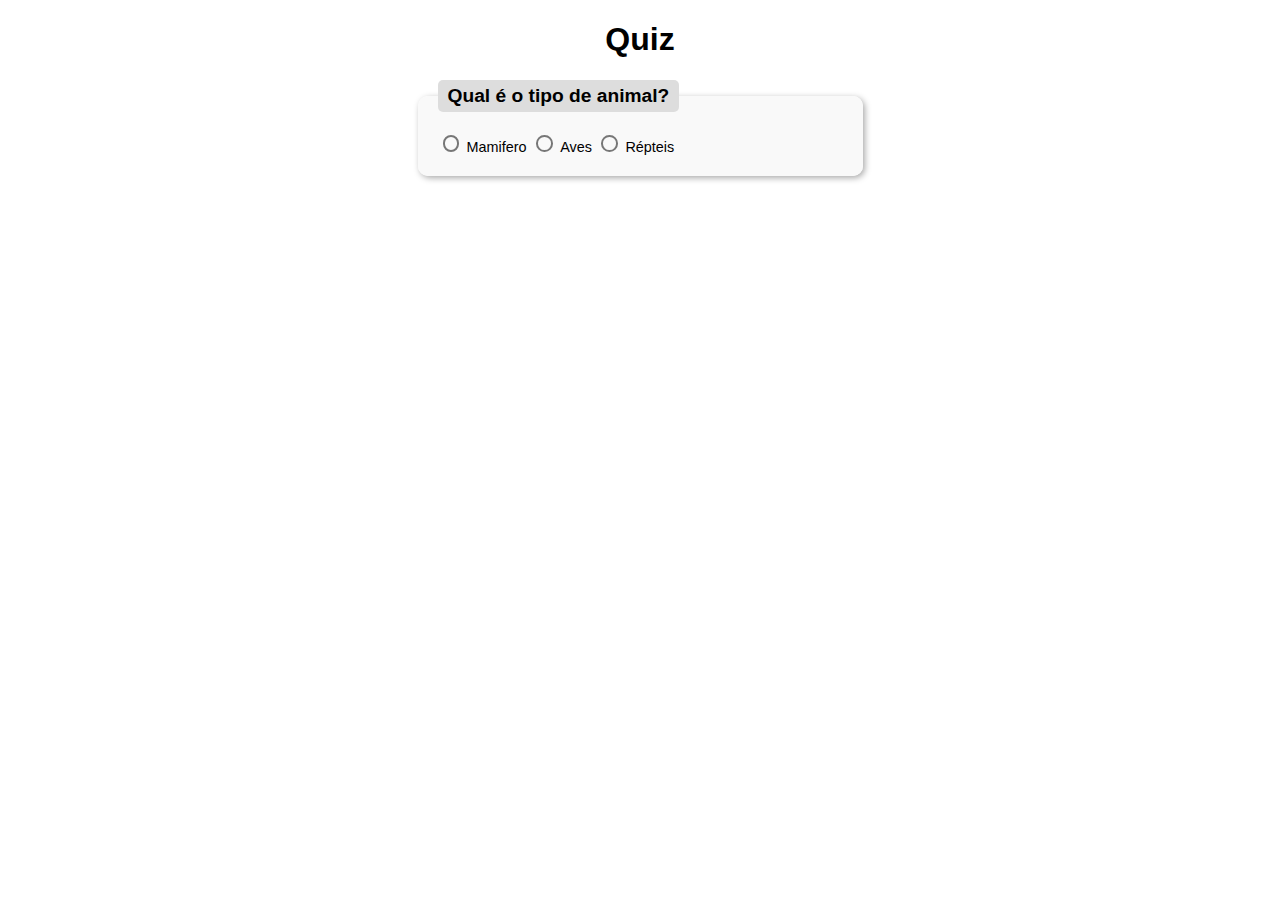
<file: pages/animais-categoria/index.html>
<!DOCTYPE html>
<html lang="en">
<head>
    <meta charset="UTF-8">
    <meta name="viewport" content="width=device-width, initial-scale=1.0">
    <title>Deep</title>
    <script src="./index.js"></script>
    <link rel="stylesheet" href="style.css">
</head>
<body>
    <h1>Quiz</h1>
    <div class="allquiz" style="height: 60px; width: 450px;">
        <fieldset id="tipA">
            <legend> Qual é o tipo de animal?</legend>
        <div>
            <input type="radio" value="" id="Mamifero" name="typeAnimal" >
            <label for="Mamifero">Mamifero</label>
            <input type="radio" value="" id="Aves" name="typeAnimal" >
            <label for="Aves">Aves</label>
            <input type="radio" value="" id="Repteis" name="typeAnimal" >
            <label for="Repteis">Répteis</label>
        </div>
        </fieldset><br>
        <fieldset id="CAnimal" style="display: none;">
            <legend>Qual é a categoria do animal?</legend>
            <div>
                <input type="radio" value="" id="quadrupedes" name="typeAnimal1" >
                <label for="quadrupedes">Quadrúpedes</label>
                <input type="radio" value="" id="bipedes" name="typeAnimal1" >
                <label for="bipedes">Bípedes</label>
                <input type="radio" value="" id="voadores" name="typeAnimal1" >
                <label for="voadores">Voadores</label>
                <input type="radio" value="" id="aquaticos" name="typeAnimal1" >
                <label for="aquaticos">Aquáticos</label><!--A-->
            </div>
        </fieldset>
        <fieldset id="CAnimal2" style="display: none;">
            <legend>Qual é a categoria do animal?</legend>
            <div>
                <input type="radio" value="" id="nvoadores" name="typeAnimal1" >
                <label for="nvoadores">Não Voadores</label>
                <input type="radio" value="" id="Nadadoras" name="typeAnimal1" >
                <label for="Nadadoras">Nadadoras</label>
                <input type="radio" value="" id="Rapina" name="typeAnimal1" >
                <label for="Rapina">De Rapina</label>
            </div>
        </fieldset>
        <fieldset id="CAnimal3" style="display: none;">
            <legend>Qual é a categoria do animal?</legend>
            <div>
                <input type="radio" value="" id="cCasco" name="typeAnimal2" >
                <label for="cCasco">Com Casco</label>
                <input type="radio" value="" id="carnivoros" name="typeAnimal2" >
                <label for="carnivoros">Carnívoros</label>
                <input type="radio" value="" id="spatas" name="typeAnimal2" >
                <label for="spatas">Sem Patas</label>
            </div>
        </fieldset>
        <fieldset id="TypeAnimal" style="display: none;">
            <legend>Qual é a tipo do animal?</legend>
            <div>
                <input type="radio" value="" id="carniv" name="typeAnimal4" >
                <label for="carniv">Carnivoros</label>
                <input type="radio" value="" id="herb" name="typeAnimal4" >
                <label for="herbivoros">Herbivoros</label>
            </div>
        </fieldset>
        <fieldset id="TypeAnimal1" style="display: none;">
            <legend>Qual é a tipo do animal?</legend>
            <div>
                <input type="radio" value="" id="onivoros" name="typeAnimal4" >
                <label for="onivoros">Onivoros</label>
                <input type="radio" value="" id="frutivoros" name="typeAnimal4" >
                <label for="frutivoros">Frutivoros</label>
            </div>
        </fieldset>
        <fieldset id="TypeAnimal2" style="display: none;">
            <legend>Qual é a tipo do animal?</legend>
            <div>
                <input type="radio" value="" id="Tropi" name="typeAnimal4" >
                <label for="Tropi">Tropicais</label>
                <input type="radio" value="" id="Polar" name="typeAnimal4" >
                <label for="Polar">Polares</label>
            </div>
        </fieldset>
        <h2 id="result" style="display: none;"> Animal</h2>
    </div>
</body>
</html>
</file>
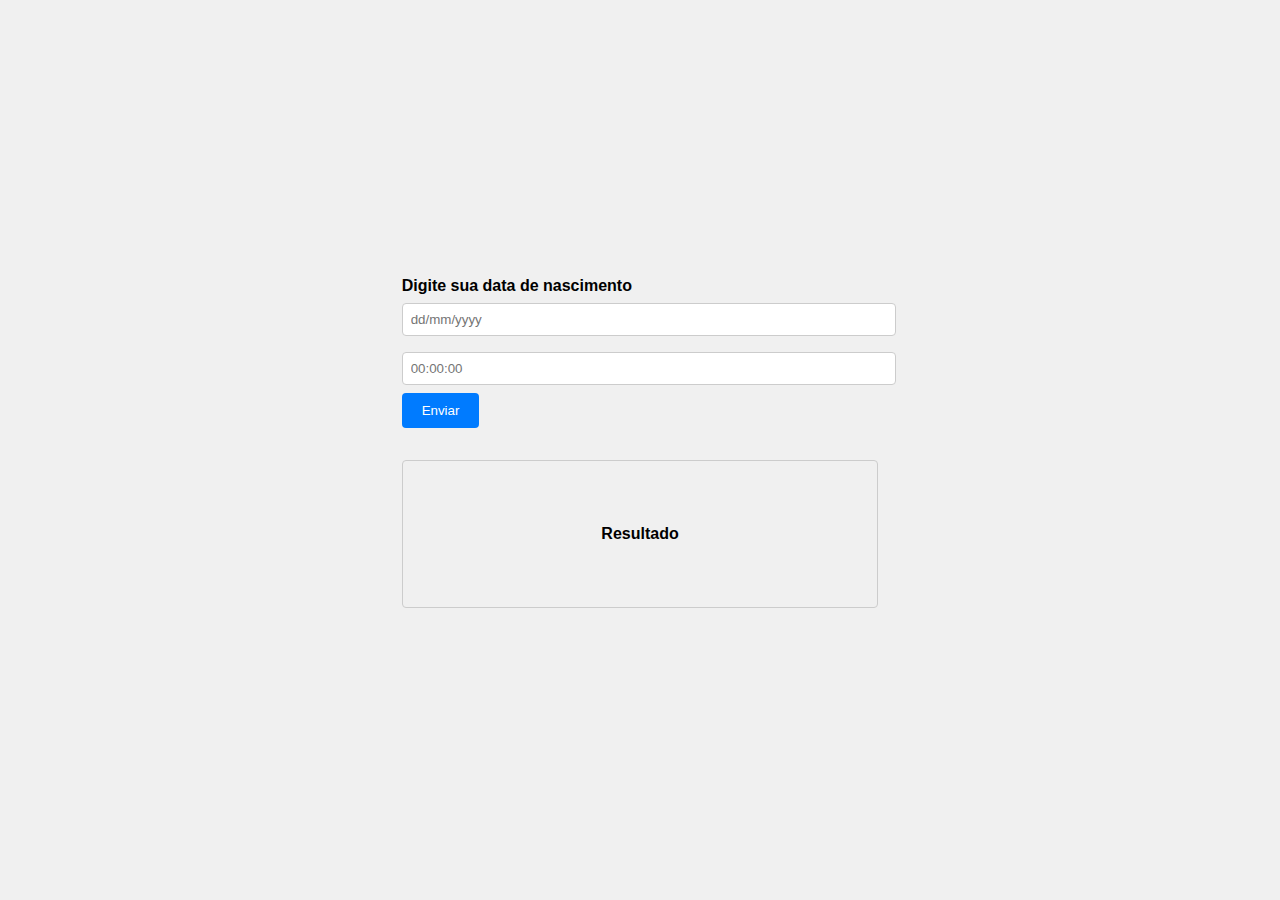
<file: pages/calculadora-de-vida/index.html>
<!DOCTYPE html>
<html lang="en">
<head>
    <meta charset="UTF-8">
    <meta name="viewport" content="width=device-width, initial-scale=1.0">
    <link rel="stylesheet" href="index.css">
    <script src="index.js" defer></script>
    <title>Data Aniver</title>
</head>
<body>
    <div>
        <label for="">Digite sua data de nascimento</label><br>
        <input type="text" name="" id="dta" placeholder="dd/mm/yyyy">
        <input type="text" id="hrs" placeholder="00:00:00">
        <input type="button" value="Enviar" id="enviar">
        <p id="Resultado">Resultado</p> <!--Envia os resultados-->
    </div>
    
</body>
</html>
</file>
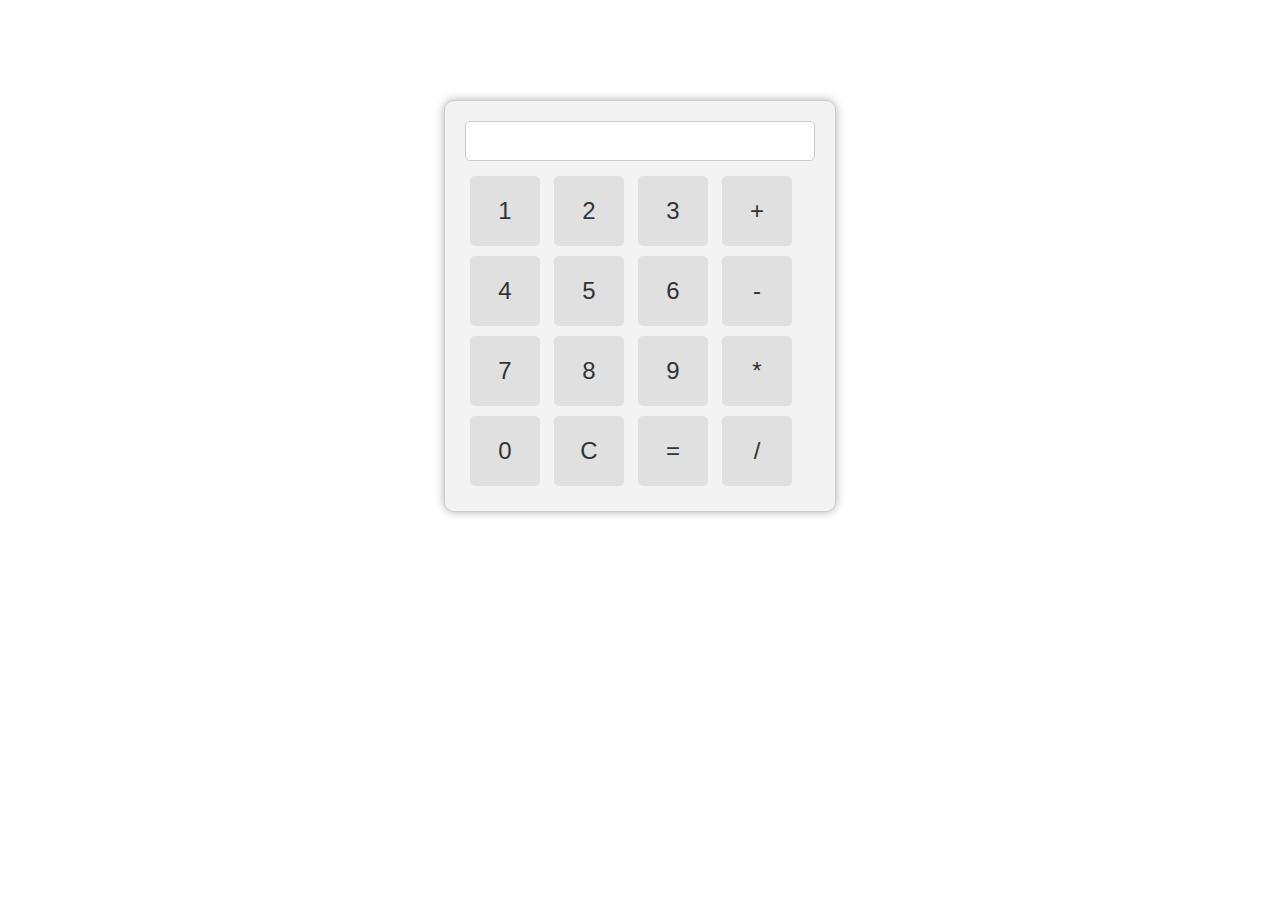
<file: pages/calculadora/index.html>
<!DOCTYPE html>
<html lang="pt-br">
<head>
    <meta charset="UTF-8">
    <meta name="viewport" content="width=device-width, initial-scale=1.0">
    <title>Calculadora</title>
    <style>

    /* Design da calculadora */
    #calculadora {
    width: 350px;
    margin: 100px auto;
    border: 1px solid #ccc;
    background-color: #f3f3f3;
    padding: 20px;
    box-shadow: 0px 0px 10px rgba(0, 0, 0, 0.3);
    border-radius: 10px;
    }

    #display {
        width: 100%;
        height: 40px;
        margin-bottom: 10px;
        padding: 10px;
        box-sizing: border-box;
        font-size: 28px;
        text-align: right;
        background-color: #fff;
        border: 1px solid #ccc;
        border-radius: 5px;
    }

    .botao {
        width: 70px;
        height: 70px;
        font-size: 24px;
        margin: 5px;
        cursor: pointer;
        border: none;
        background-color: #e0e0e0;
        color: #333;
        border-radius: 5px;
        transition: background-color 0.3s ease;
    }

    .botao:hover {
        background-color: #ccc;
    }

    .operador {
        background-color: #f1a33c;
        color: #fff;
    }

    .operador:hover {
        background-color: #d88c29;
    }
    </style>
</head>
<body>
    <div id="calculadora">
        <!-- Display onde o valor será exibido -->
        <input id="display" type="text" disabled>
        
        <!-- Botões da calculadora -->
        <button class="botao" onclick="addNumero('1')">1</button>
        <button class="botao" onclick="addNumero('2')">2</button>
        <button class="botao" onclick="addNumero('3')">3</button>
        <button class="botao" onclick="addOperador('+')">+</button><br>

        <button class="botao" onclick="addNumero('4')">4</button>
        <button class="botao" onclick="addNumero('5')">5</button>
        <button class="botao" onclick="addNumero('6')">6</button>
        <button class="botao" onclick="addOperador('-')">-</button><br>

        <button class="botao" onclick="addNumero('7')">7</button>
        <button class="botao" onclick="addNumero('8')">8</button>
        <button class="botao" onclick="addNumero('9')">9</button>
        <button class="botao" onclick="addOperador('*')">*</button><br>

        <button class="botao" onclick="addNumero('0')">0</button>
        <button class="botao" onclick="limpar()">C</button>
        <button class="botao" onclick="calcular()">=</button>
        <button class="botao" onclick="addOperador('/')">/</button>
    </div>

    <script>
        let display = document.querySelector('#display');

        function addNumero(numero) {
            // Adiciona o número no display
            display.value += numero;
        }

        function addOperador(operador) {
            // Adiciona o operador no display
            display.value += operador;
        }

        function calcular() {
            // Calcula o valor presente no display
            try {
                display.value = eval(display.value); // tenta calcular o valor do display exemplo: 2+2 = 4
            } catch(err) {
                // Se houver erro, mostra mensagem de erro no display
                display.value = 'Erro';
            }
        }

        function limpar() {
            // Limpa o display
            display.value = '';
        }
    </script>
</body>
</html>
</file>
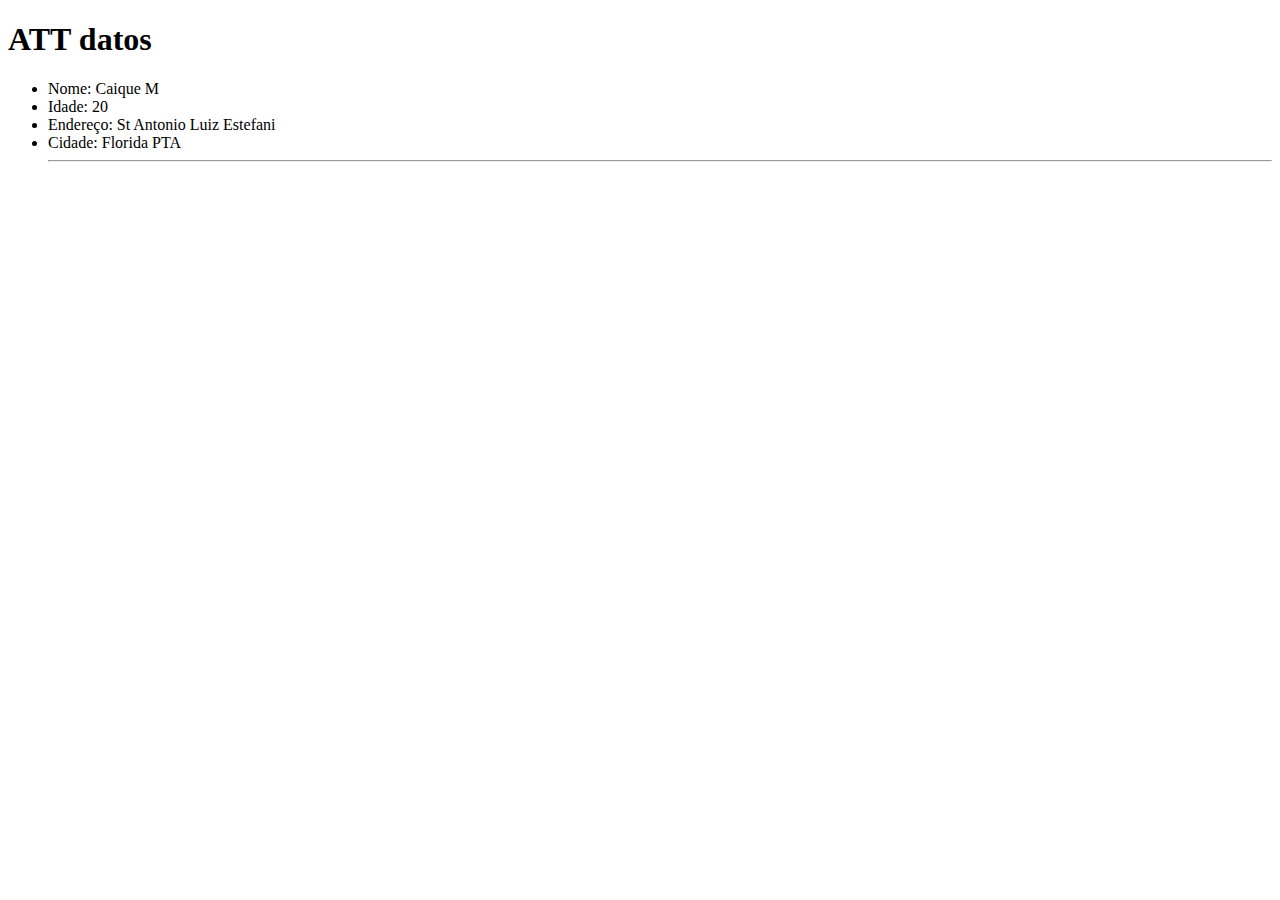
<file: pages/json-loader/index.html>
<!DOCTYPE html>
<html lang="en">
<head>
    <meta charset="UTF-8">
    <meta name="viewport" content="width=device-width, initial-scale=1.0">
    <title>XML</title>
    <script src="https://code.jquery.com/jquery-3.6.0.min.js"></script>
</head>
<body>
    <h1>ATT datos</h1>
    <ul id="data-list">

    </ul>
    <script>
        function loaderlist() {
            $.ajax({
                type: "GET",
                dataset: "json",
                url: "data.json",
                cache: false,
                success: function(data){
                    $("#data-list").empty(); // limpa qualquer informação antes de atualizar

                    $("#data-list").append(
                        "<li>Nome: "+ data.name + "</li>"+
                        "<li>Idade: " + data.age + "</li>"+
                        "<li>Endereço: "  + data.address + "</li>" +
                        "<li>Cidade: " + data.city + "</li>"+
                        "<hr>"
                    );
            
                },
                error: function(xhr, status, error){
                    console.error("Erro ao carregar dados do arquivo JSON: " + error);
                }
            });
        }

        loaderlist();
        setInterval(loaderlist, 2000);
    </script>
</body>
</html>
</file>
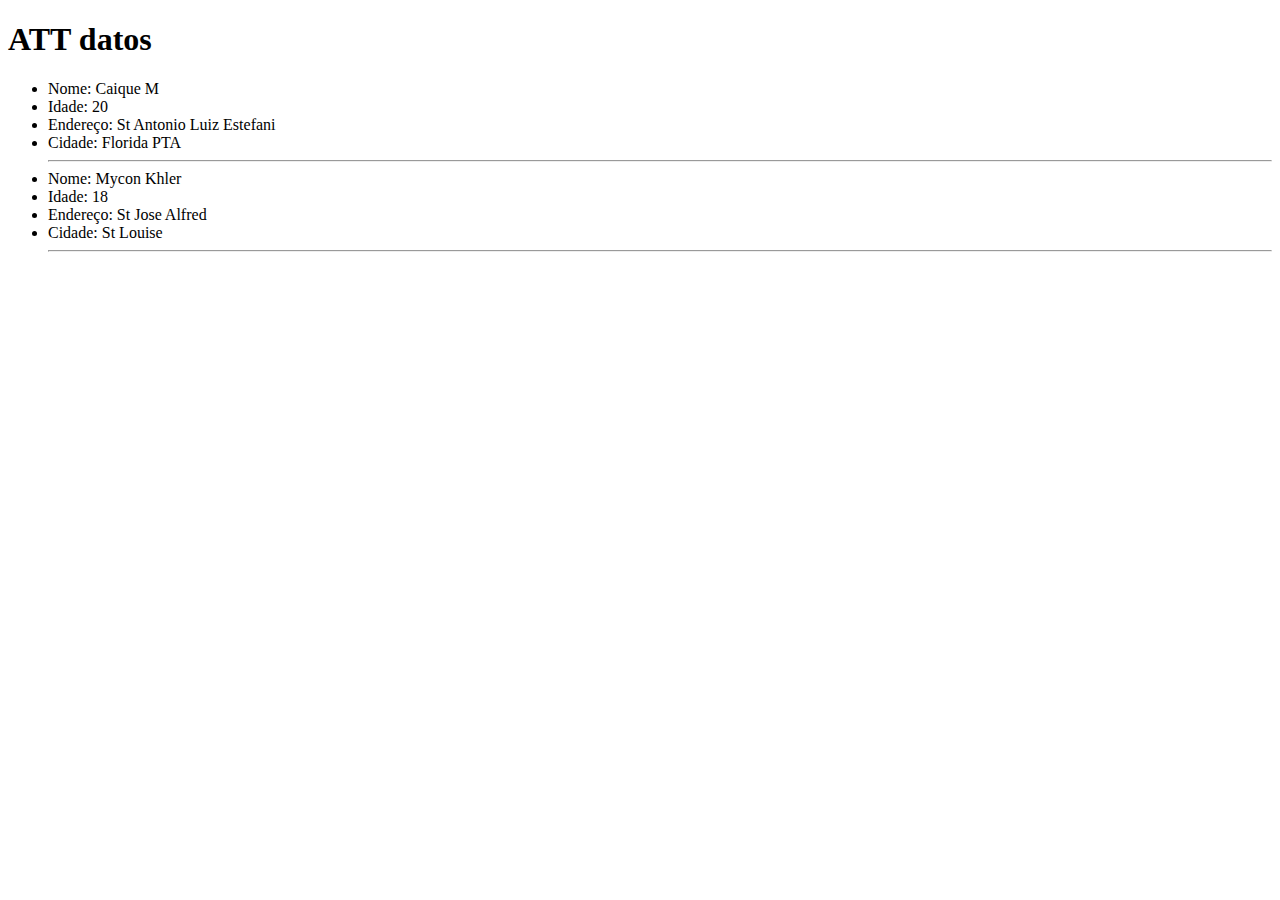
<file: pages/xml-loader/index.html>
<!DOCTYPE html>
<html lang="en">
<head>
    <meta charset="UTF-8">
    <meta name="viewport" content="width=device-width, initial-scale=1.0">
    <title>XML</title>
    <script src="https://code.jquery.com/jquery-3.6.0.min.js"></script>
</head>
<body>
    <h1>ATT datos</h1>
    <ul id="data-list">

    </ul>
    <script>
        function loaderlist() {
            $.ajax({
                type: "GET",
                dataset: "xml",
                url: "data.xml",
                success: function(xml){
                    $("#data-list").empty(); // limpa qualquer informação antes de atualizar

                    $(xml).find("data").each(function(){ //ele busca a coluna dados dentro do arquivo xml
                        let name = $(this).find("name").text();
                        let age = $(this).find("age").text();
                        let address = $(this).find("address").text();
                        let city = $(this).find("city").text();

                        $("#data-list").append(
                             "<li>Nome: "+ name + "</li>"+
                             "<li>Idade: " + age + "</li>"+
                             "<li>Endereço: "  + address + "</li>" +
                             "<li>Cidade: " + city + "</li>"+
                             "<hr>"
                        );
                    });
                },
                error: function(){
                    alert("Houve um erro no arquivo XML.");
                }
            });
        }

        loaderlist();
        setInterval(loaderlist, 2000);
    </script>
</body>
</html>
</file>
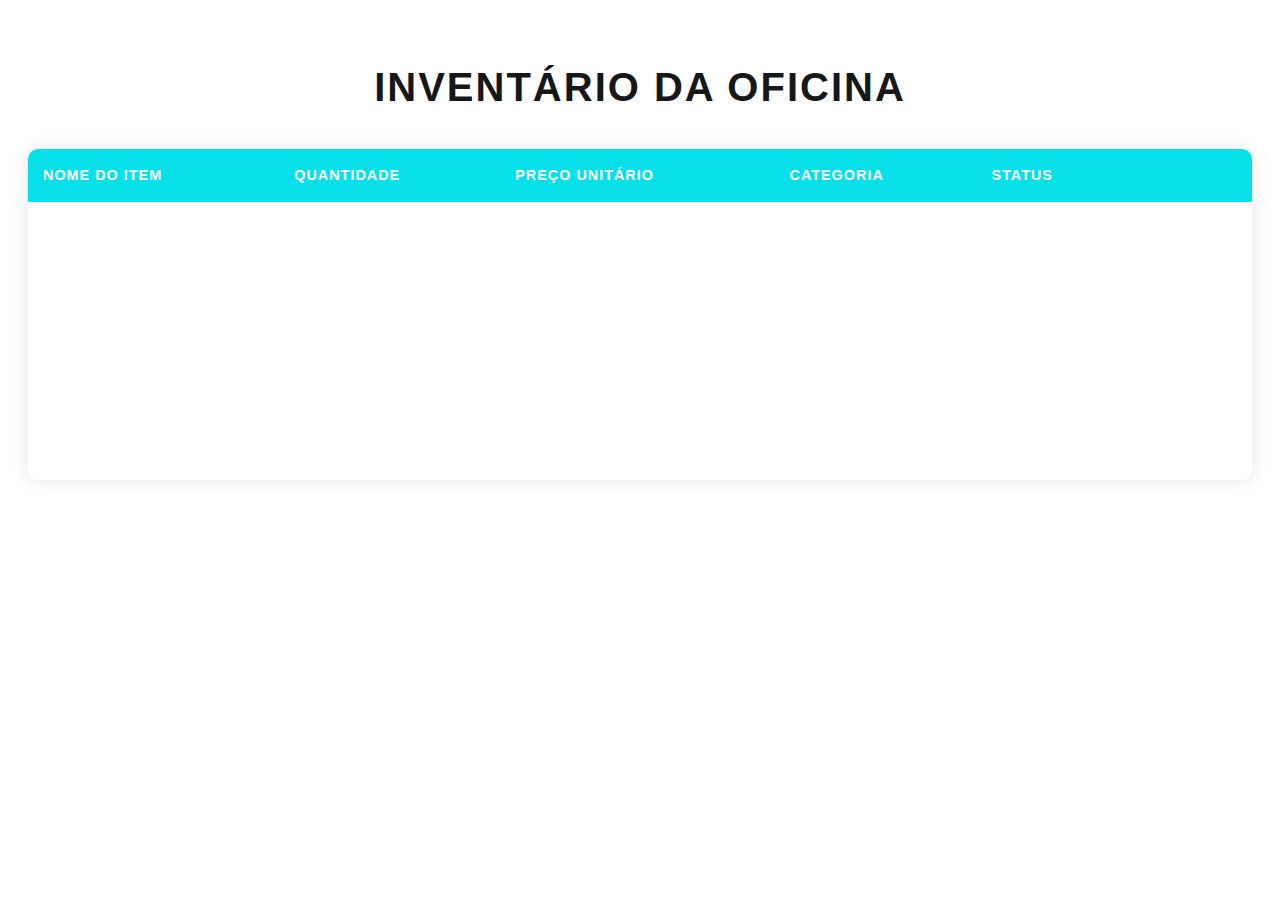
<file: M&N Oficina/itens.html>
<!DOCTYPE html>
<html lang="pt-BR">
<head>
    <meta charset="UTF-8">
    <meta name="viewport" content="width=device-width, initial-scale=1.0">
    <title>Itens da Oficina - Inventário</title>
    <style>
        :root {
            --main-color: #08E0E9;
            --text-color: #0f172a;
            --another-dark: #161718;
            --blanco-color: #ffff;
            --cinza: #d8d8d88e;
        }

        .sala-inventario {
            font-family: 'Segoe UI', Tahoma, Geneva, Verdana, sans-serif;
            background-color: var(--blanco-color);
            color: var(--text-color);
            padding: 20px;
            line-height: 1.6;
        }

        .sala-inventario h1 {
            color: var(--another-dark);
            text-align: center;
            font-size: 2.5em;
            margin-bottom: 30px;
            text-transform: uppercase;
            letter-spacing: 2px;
        }

        .sala-inventario .table-container {
            background-color: var(--blanco-color);
            border-radius: 10px;
            box-shadow: 0 0 20px rgba(0, 0, 0, 0.1);
            overflow: hidden;
            transition: all 0.3s ease;
        }

        .sala-inventario table {
            width: 100%;
            border-collapse: separate;
            border-spacing: 0;
        }

        .sala-inventario th, .sala-inventario td {
            padding: 15px;
            text-align: left;
        }

        .sala-inventario th {
            background-color: var(--main-color);
            color: var(--blanco-color);
            font-weight: 600;
            text-transform: uppercase;
            font-size: 0.9em;
            letter-spacing: 1px;
        }

        .sala-inventario tr {
            transition: background-color 0.3s ease;
        }

        .sala-inventario tr:nth-child(even) {
            background-color: var(--cinza);
        }

        .sala-inventario tr:hover {
            background-color: rgba(8, 224, 233, 0.1);
        }

        .sala-inventario .status {
            padding: 5px 10px;
            border-radius: 20px;
            font-weight: bold;
            font-size: 0.8em;
            text-transform: uppercase;
            letter-spacing: 1px;
        }

        .sala-inventario .disponivel {
            background-color: #2ecc71;
            color: var(--blanco-color);
        }

        .sala-inventario .baixo-estoque {
            background-color: #FFA500;
            color: var(--blanco-color);
        }

        .sala-inventario .indisponivel {
            background-color: #e74c3c;
            color: var(--blanco-color);
        }

        @keyframes fadeIn {
            from { opacity: 0; transform: translateY(20px); }
            to { opacity: 1; transform: translateY(0); }
        }

        .sala-inventario tbody tr {
            animation: fadeIn 0.5s ease-out forwards;
            opacity: 0;
        }

        .sala-inventario tbody tr:nth-child(1) { animation-delay: 0.1s; }
        .sala-inventario tbody tr:nth-child(2) { animation-delay: 0.2s; }
        .sala-inventario tbody tr:nth-child(3) { animation-delay: 0.3s; }
        .sala-inventario tbody tr:nth-child(4) { animation-delay: 0.4s; }
        .sala-inventario tbody tr:nth-child(5) { animation-delay: 0.5s; }

        @media (max-width: 600px) {
            .sala-inventario table, .sala-inventario tr, .sala-inventario td {
                display: block;
            }

            .sala-inventario tr {
                margin-bottom: 15px;
            }

            .sala-inventario td {
                text-align: right;
                padding-left: 50%;
                position: relative;
            }

            .sala-inventario td::before {
                content: attr(data-label);
                position: absolute;
                left: 6px;
                width: 45%;
                text-align: left;
                font-weight: bold;
            }

            .sala-inventario th {
                display: none;
            }
        }
    </style>
</head>
<body>
    <div class="sala-inventario">
        <h1>Inventário da Oficina</h1>
        <div class="table-container">
            <table id="inventarioTable">
                <thead>
                    <tr>
                        <th>Nome do Item</th>
                        <th>Quantidade</th>
                        <th>Preço Unitário</th>
                        <th>Categoria</th>
                        <th>Status</th>
                    </tr>
                </thead>
                <tbody>
                    <!-- Os dados serão inseridos aqui pelo JavaScript -->
                </tbody>
            </table>
        </div>
    </div>

    <script>
        const itens = [
            { nome: "Óleo de Motor", quantidade: 50, preco: 25.99, categoria: "Lubrificantes", status: "Disponível" },
            { nome: "Filtro de Ar", quantidade: 30, preco: 15.50, categoria: "Filtros", status: "Disponível" },
            { nome: "Pastilha de Freio", quantidade: 10, preco: 45.00, categoria: "Freios", status: "Baixo Estoque" },
            { nome: "Bateria 60Ah", quantidade: 5, preco: 299.99, categoria: "Elétrica", status: "Baixo Estoque" },
            { nome: "Pneu 185/65 R15", quantidade: 0, preco: 250.00, categoria: "Pneus", status: "Indisponível" }
        ];

        function gerarLinhasTabela() {
            const tbody = document.querySelector("#inventarioTable tbody");
            
            itens.forEach(item => {
                const tr = document.createElement("tr");
                tr.innerHTML = `
                    <td data-label="Nome do Item">${item.nome}</td>
                    <td data-label="Quantidade">${item.quantidade}</td>
                    <td data-label="Preço Unitário">R$ ${item.preco.toFixed(2)}</td>
                    <td data-label="Categoria">${item.categoria}</td>
                    <td data-label="Status"><span class="status ${item.status.toLowerCase().replace(' ', '-')}">${item.status}</span></td>
                `;
                tbody.appendChild(tr);
            });
        }

        window.onload = gerarLinhasTabela;
    </script>
</body>
</html>
</file>
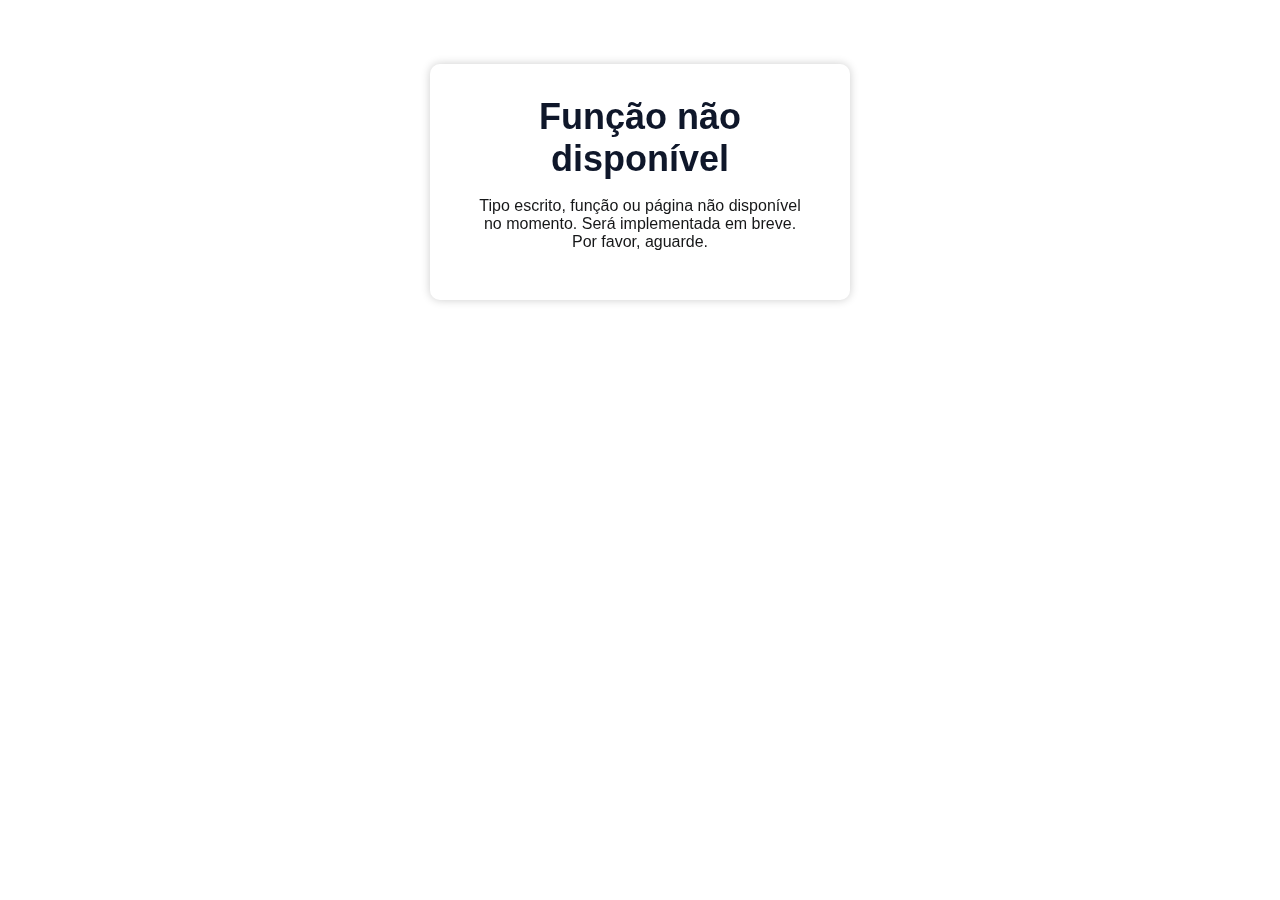
<file: mrm/includes/others.html>
<!DOCTYPE html>
<html lang="en">
<head>
    <meta charset="UTF-8">
    <meta name="viewport" content="width=device-width, initial-scale=1.0">
    <title>Document</title>
    <link rel="stylesheet" href="./css/register.css">
</head>
<body>
    <div class="center">
        <div class="wrapper">
            <h1>Função não disponível</h1>
            <p style="
            text-align: center;
            display: block;
            margin: 5% auto;
            ">
                Tipo escrito, função ou página não disponível no momento. 
                Será implementada em breve. Por favor, aguarde.
            </p>
        </div>
    </div>
</body>
</html>
</file>
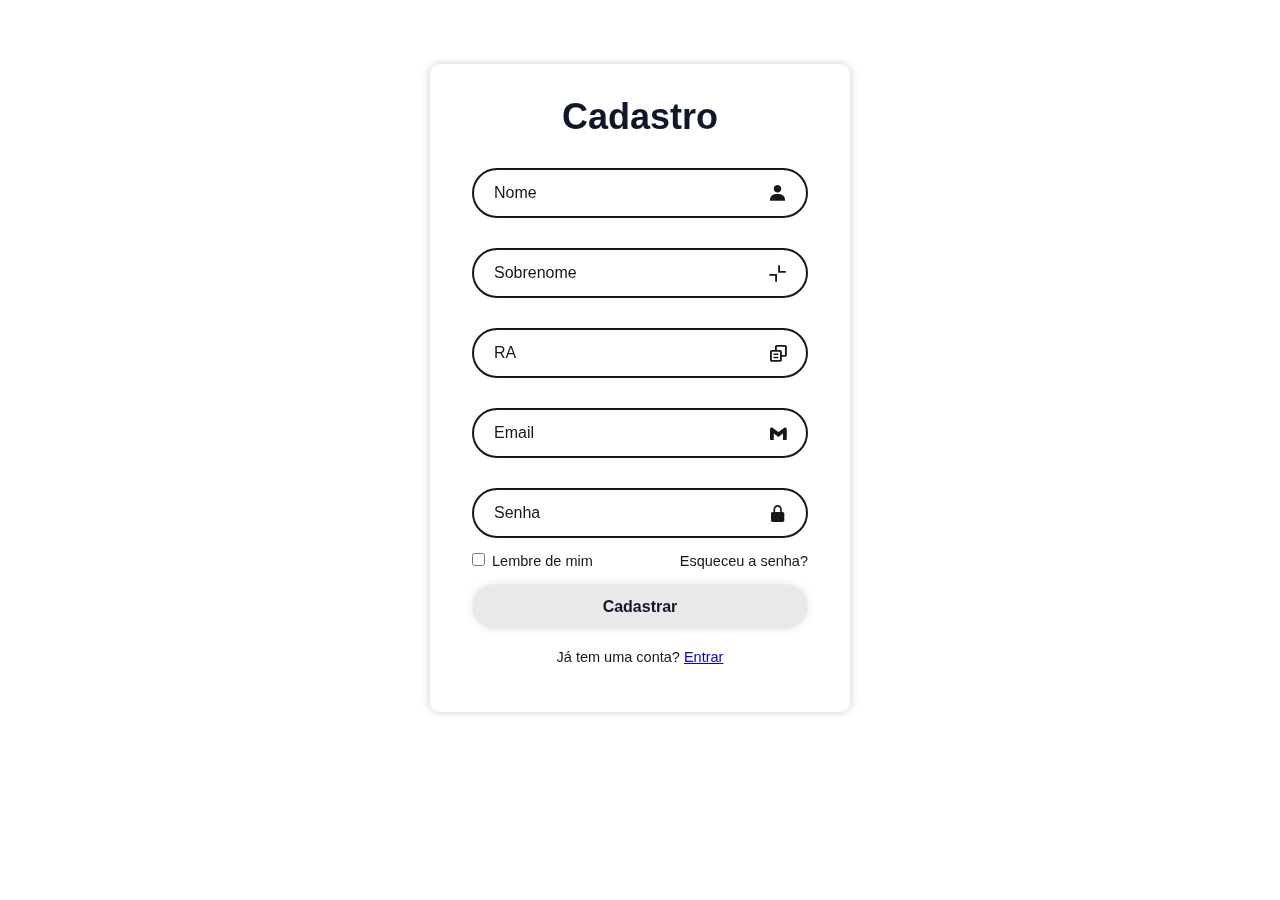
<file: mrm/Originals/register.html>
<!DOCTYPE html>
<html lang="en">

<head>
    <meta charset="UTF-8">
    <meta name="viewport" content="width=device-width, initial-scale=1.0">
    <title>MrMoreira Academy</title>
    <link rel="stylesheet" href="../includes\css\register.css">
    <link href='https://unpkg.com/boxicons@2.1.4/css/boxicons.min.css' rel='stylesheet'>
</head>

<body>
    <!--<iframe src="/Originals/navbar.html" frameborder="0" width="100%" height="100px"></iframe>-->
    <div class="center">
        <div class="wrapper">
            <form action="re" method="post" >
                <h1>Cadastro</h1>
                <div class="input-box">
                    <input type="text" name="nome" placeholder="Nome" required>
                    <i class='bx bxs-user'></i>
                </div>
                <div class="input-box">
                    <input type="text" name="sobrenome" placeholder="Sobrenome" required>
                    <i class='bx bx-collapse-alt'></i>
                </div>
                <div class="input-box">
                    <input type="number" name="RA" placeholder="RA" required>
                    <i class='bx bx-copy-alt'></i>
                </div>
                <div class="input-box">
                    <input type="email" name="email" placeholder="Email" required>
                    <i class='bx bxl-gmail'></i>
                </div>
                <div class="input-box">
                    <input type="password" name="senha" placeholder="Senha" required>
                    <i class='bx bxs-lock-alt'></i>
                </div>
                <div class="remember-forgot">
                    <label><input type="checkbox" name="" id=""> Lembre de mim</label>
                    <a href="#">Esqueceu a senha?</a>
                </div>
                <button type="submit" class="btn-send">Cadastrar</button>

                <div class="login-link">
                    <p>
                        Já tem uma conta?
                        <a href="#">Entrar</a>
                    </p>

                </div>

            </form>
        </div>
    </div>
</body>

</html>
</file>
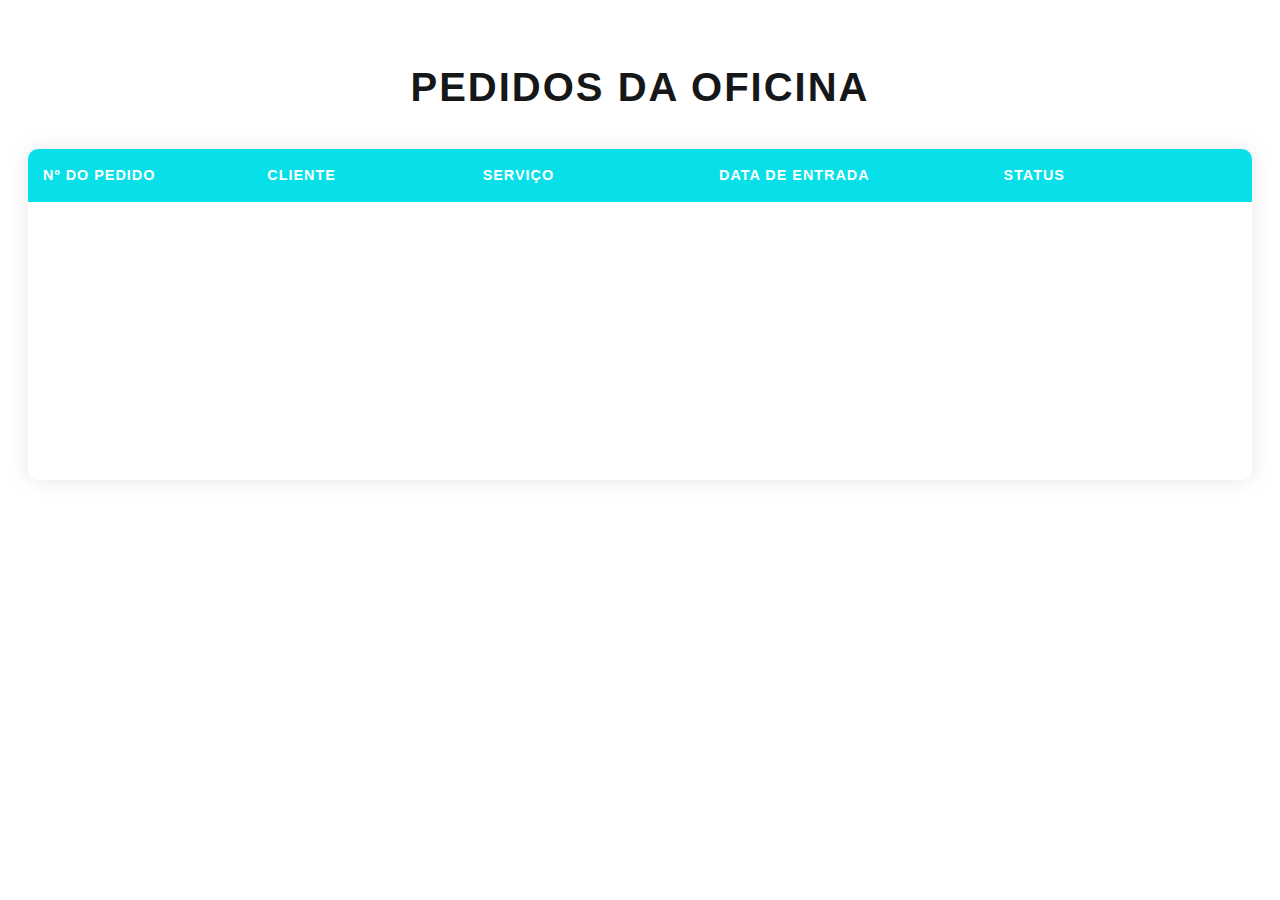
<file: M&N Oficina/Assets/Originals/pedidos.html>
<!DOCTYPE html>
<html lang="pt-BR">
<head>
    <meta charset="UTF-8">
    <meta name="viewport" content="width=device-width, initial-scale=1.0">
    <title>Pedidos da Oficina - Design Moderno</title>
    <style>
        :root {
            --main-color: #08E0E9;
            --text-color: #0f172a;
            --another-dark: #161718;
            --blanco-color: #ffff;
            --cinza: #d8d8d88e;
        }

        .sala {
            font-family: 'Segoe UI', Tahoma, Geneva, Verdana, sans-serif;
            background-color: var(--blanco-color);
            color: var(--text-color);
            padding: 20px;
            line-height: 1.6;
        }

        .sala h1 {
            color: var(--another-dark);
            text-align: center;
            font-size: 2.5em;
            margin-bottom: 30px;
            text-transform: uppercase;
            letter-spacing: 2px;
        }

        .sala .table-container {
            background-color: var(--blanco-color);
            border-radius: 10px;
            box-shadow: 0 0 20px rgba(0, 0, 0, 0.1);
            overflow: hidden;
            transition: all 0.3s ease;
        }

        .sala table {
            width: 100%;
            border-collapse: separate;
            border-spacing: 0;
        }

        .sala th, .sala td {
            padding: 15px;
            text-align: left;
        }

        .sala th {
            background-color: var(--main-color);
            color: var(--blanco-color);
            font-weight: 600;
            text-transform: uppercase;
            font-size: 0.9em;
            letter-spacing: 1px;
        }

        .sala tr {
            transition: background-color 0.3s ease;
        }

        .sala tr:nth-child(even) {
            background-color: var(--cinza);
        }

        .sala tr:hover {
            background-color: rgba(8, 224, 233, 0.1);
        }

        .sala .status {
            padding: 5px 10px;
            border-radius: 20px;
            font-weight: bold;
            font-size: 0.8em;
            text-transform: uppercase;
            letter-spacing: 1px;
        }

        .sala .pendente {
            background-color: #FFA500;
            color: var(--blanco-color);
        }

        .sala .em-andamento {
            background-color: var(--main-color);
            color: var(--blanco-color);
        }

        .sala .concluido {
            background-color: #2ecc71;
            color: var(--blanco-color);
        }

        @keyframes fadeIn {
            from { opacity: 0; transform: translateY(20px); }
            to { opacity: 1; transform: translateY(0); }
        }

        .sala tbody tr {
            animation: fadeIn 0.5s ease-out forwards;
            opacity: 0;
        }

        .sala tbody tr:nth-child(1) { animation-delay: 0.1s; }
        .sala tbody tr:nth-child(2) { animation-delay: 0.2s; }
        .sala tbody tr:nth-child(3) { animation-delay: 0.3s; }
        .sala tbody tr:nth-child(4) { animation-delay: 0.4s; }
        .sala tbody tr:nth-child(5) { animation-delay: 0.5s; }

        @media (max-width: 600px) {
            .sala table, .sala tr, .sala td {
                display: block;
            }

            .sala tr {
                margin-bottom: 15px;
            }

            .sala td {
                text-align: right;
                padding-left: 50%;
                position: relative;
            }

            .sala td::before {
                content: attr(data-label);
                position: absolute;
                left: 6px;
                width: 45%;
                text-align: left;
                font-weight: bold;
            }

            .sala th {
                display: none;
            }
        }
    </style>
</head>
<body>
    <div class="sala">
        <h1>Pedidos da Oficina</h1>
        <div class="table-container">
            <table id="pedidosTable">
                <thead>
                    <tr>
                        <th>Nº do Pedido</th>
                        <th>Cliente</th>
                        <th>Serviço</th>
                        <th>Data de Entrada</th>
                        <th>Status</th>
                    </tr>
                </thead>
                <tbody>
                    <!-- Os dados serão inseridos aqui pelo JavaScript -->
                </tbody>
            </table>
        </div>
    </div>

    <script>
        const pedidos = [
            { numero: "001", cliente: "João Silva", servico: "Troca de óleo", data: "2024-09-01", status: "Concluído" },
            { numero: "002", cliente: "Maria Santos", servico: "Alinhamento", data: "2024-09-02", status: "Em andamento" },
            { numero: "003", cliente: "Pedro Oliveira", servico: "Revisão geral", data: "2024-09-03", status: "Pendente" },
            { numero: "004", cliente: "Ana Rodrigues", servico: "Troca de pneus", data: "2024-09-04", status: "Concluído" },
            { numero: "005", cliente: "Carlos Ferreira", servico: "Reparo no motor", data: "2024-09-05", status: "Em andamento" }
        ];

        function gerarLinhasTabela() {
            const tbody = document.querySelector("#pedidosTable tbody");
            
            pedidos.forEach(pedido => {
                const tr = document.createElement("tr");
                tr.innerHTML = `
                    <td data-label="Nº do Pedido">${pedido.numero}</td>
                    <td data-label="Cliente">${pedido.cliente}</td>
                    <td data-label="Serviço">${pedido.servico}</td>
                    <td data-label="Data de Entrada">${pedido.data}</td>
                    <td data-label="Status"><span class="status ${pedido.status.toLowerCase().replace(' ', '-')}">${pedido.status}</span></td>
                `;
                tbody.appendChild(tr);
            });
        }

        window.onload = gerarLinhasTabela;
    </script>
</body>
</html>
</file>
<file: pages/animais-categoria/style.css>
body {
    font-family: Arial, sans-serif;
    text-align: center;
  }
  

  .allquiz {
    width: 80%; 
    max-width: 600px;
    margin: 0 auto;
  }

  h1 {
    font-size: 2em;  
  }
  
  fieldset {
    border: none;
    width: 90%;
    margin: 20px auto;
    border-radius: 10px;
    padding: 20px;
    background-color: #f9f9f9;
    box-shadow: 2px 2px 6px #aaa;
    
    text-align: left;
  }
  
  fieldset:hover {
    background-color: #eee;
    transition: background-color 0.3s;
  }
  
  legend {
    font-size: 1.2em;
    font-weight: bold;
    padding: 5px 10px;
    border-radius: 5px;
    background-color: #ddd;
  } 
  
  label {
    font-size: 0.9em;
    
    margin: px 0;
  }
  
  input[type="radio"],
  input[type="checkbox"] {
    appearance: none;
    -webkit-appearance: none;
    height: 1.25em;
    width: 1.25em;
    border: 2px solid #777;
    border-radius: 50%;
    outline: none;
    transition: all 0.3s ease;
  }
  
  input[type="radio"]:checked, 
  input[type="checkbox"]:checked {
    border-color: #008000;
    background-color: #008000;
  }
  
  #result {
    background-color: #eaeaea;
    padding: 15px;
    border-radius: 5px;
    box-shadow: 2px 2px 6px #aaa;
    
    margin-top: 30px;
    font-size: 1.5em;
    font-weight: bold;
    color: #333;
  }
</file>
<file: pages/calculadora-de-vida/index.css>
/* index.css */
body {
    font-family: Arial, sans-serif;
    background-color: #f0f0f0;
    margin: 0;
    padding: 0;
    display: flex;
    justify-content: center;
    align-items: center;
    min-height: 100vh;
  }
  
  .container {
    background-color: #fff;
    border-radius: 5px;
    box-shadow: 0px 0px 10px rgba(0, 0, 0, 0.2);
    padding: 20px;
    text-align: center;
  }
  
  label {
    font-weight: bold;
  }
  
  input[type="text"] {
    width: 100%;
    padding: 8px;
    margin: 8px 0;
    border: 1px solid #ccc;
    border-radius: 4px;
  }
  
  input[type="button"] {
    background-color: #007bff;
    color: #fff;
    border: none;
    border-radius: 4px;
    padding: 10px 20px;
    cursor: pointer;
  }
  
  input[type="button"]:hover {
    background-color: #0056b3;
  }
  
  /* Estilos para o resultado */
  #Resultado {
    margin-top: 2em;
    font-weight: bold;
    border: 1px solid #ccc;
    border-radius: 4px;
    padding: 4em;
    text-align: center;
    justify-content: center;
    display: flex;
    flex-direction: column;
    align-items: center;
  }
</file>
<file: mrm/includes/css/register.css>
/* Theme Name: MrMoreira Default Colors */
/*Importação de cores root*/
@import url('colors.css');



.center {
    display: flex;
    justify-content: center;
    align-items: center;
    /*background: url('../../img/login.jpg') no-repeat;
    background-size: cover;
    background-position: center;
    padding: 4.8% 0%;*/
    
}

.wrapper {
    margin-top: 5%;
    margin-bottom: 5%;
    width: 420px;
    border: 2px solid rgba(255, 255, 255, .2);
    backdrop-filter: blur(20px);
    box-shadow: 0 0 10px rgba(0, 0, 0, .2);
    color: var(--another-dark);
    border-radius: 10px;
    padding: 30px 40px;
}

.wrapper h1 {
    font-size: 36px;
    text-align: center;
    color: var(--text-color);
}

.wrapper .input-box {
    position: relative;
    width: 100%;
    height: 50px;
    margin: 30px 0;
    
}

.input-box input {
    width: 100%;
    height: 100%;
    background: transparent;
    border: none;
    outline: none;
    /*border: 2px solid rgba(255, 255, 255, .2);*/
    border: 2px solid var(--another-dark);
    border-radius: 40px;
    font-size: 16px;
    color: var(--another-dark);
    padding: 20px 45px 20px 20px;

}

.input-box input::placeholder {
    color: var(--another-dark)
}

.input-box i {
    position: absolute;
    right: 20px;
    top: 50%;
    transform: translateY(-50%);
    font-size: 20px;
    
}

.wrapper .remember-forgot {
    display: flex;
    justify-content: space-between;
    font-size: 14.5px;
    margin: -15px 0 15px;


}

.remember-forgot label input {
    accent-color: var(--another-dark);
    margin-right: 3px;
}

.remember-forgot a {
    color: var(--another-dark);
    text-decoration: none;
}

.remember-forgot a:hover {
    text-decoration: underline;
}

.wrapper .btn-send {
    width: 100%;
    height: 45px;
    background: var(--cinza);
    border: none;
    outline: none;
    border-radius: 40px;
    box-shadow: 0 0 10px rgba(0, 0, 0, .1);
    font-size: 16px;
    color: var(--text-color);
    cursor: pointer;
    font-weight: 600;
}

.wrapper .login-link{
    font-size: 14.5px;
    text-align: center;
    margin: 20px 0 15px;
}

.login-link o a {
    color: var(--another-dark);
    text-decoration: none;
    font-weight: 600;
}

.login-link p a:hover {
    text-decoration: underline;
}

.input-box input[type=number] {
    -moz-appearance: textfield;
  }
</file>
